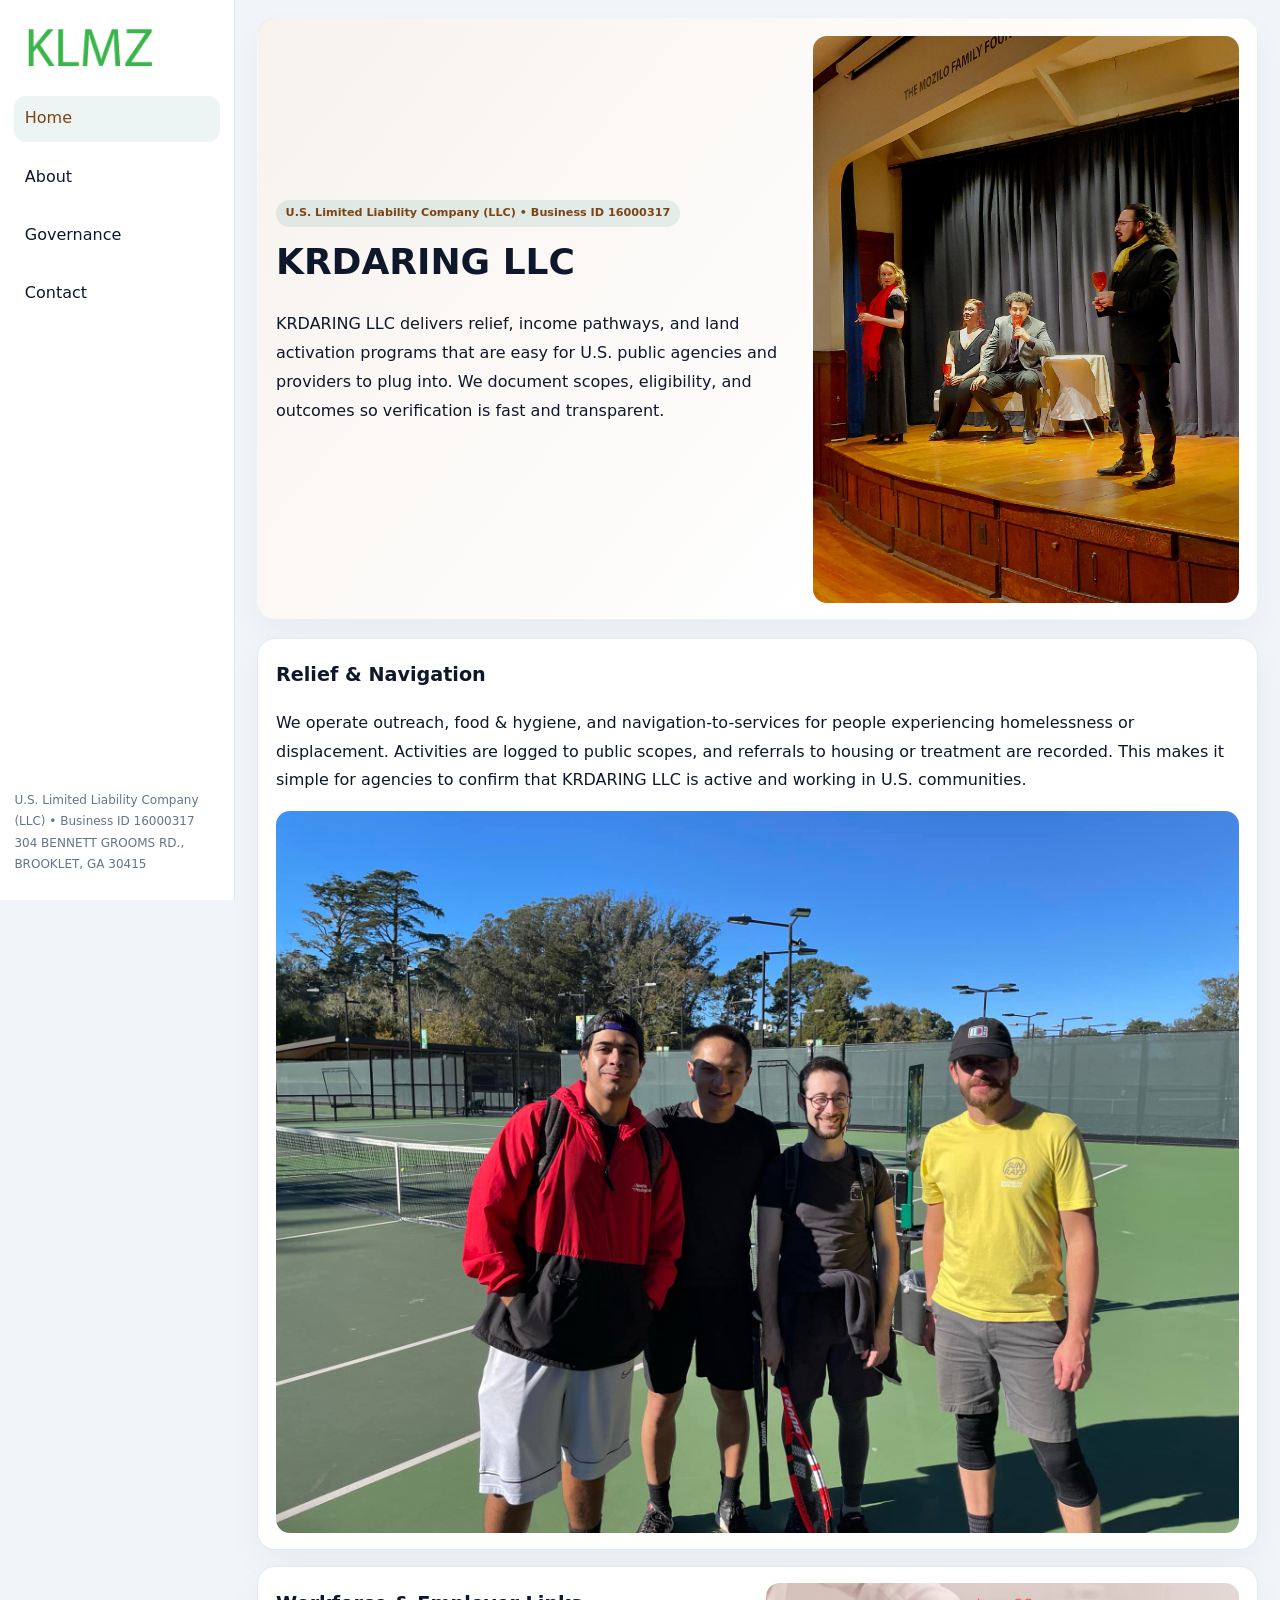
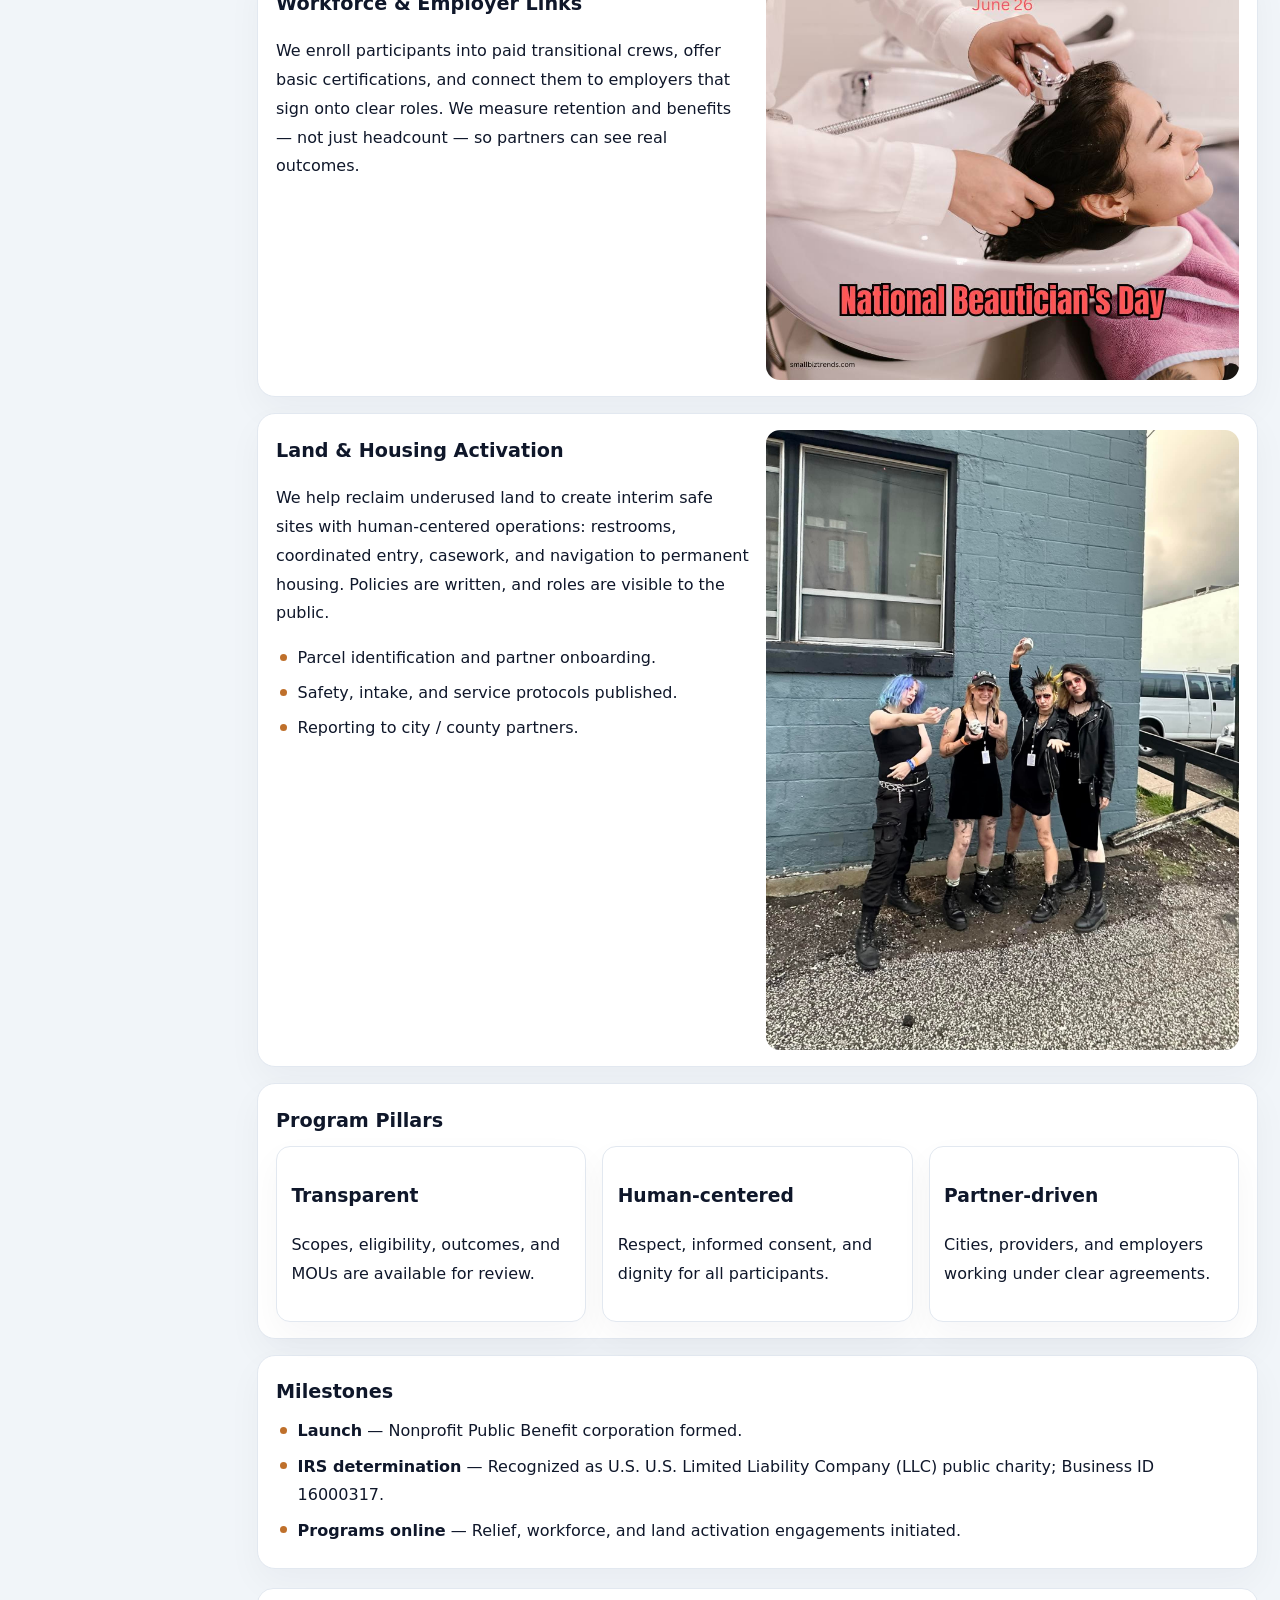
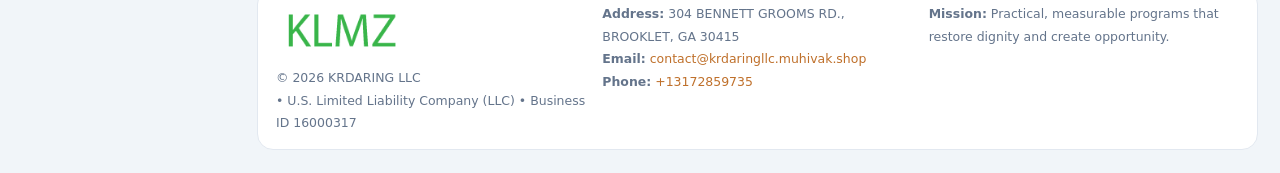
<file: index.html>
<!doctype html><html lang="en"><head>
<meta charset="utf-8">
<meta name="viewport" content="width=device-width,initial-scale=1">
<title>KRDARING LLC – Nonprofit • 2025</title>
<link rel="stylesheet" href="assets/styles.css">
<link rel="icon" href="images/logo.png">
<meta name="data-ein" content="16000317">
<meta name="data-name" content="KRDARING LLC">
<meta name="data-email" content="contact@krdaringllc.muhivak.shop">
<meta name="data-phone" content="+13172859735">
<meta name="data-address" content="304 BENNETT GROOMS RD., BROOKLET, GA 30415">
<meta name="data-map" content="304+BENNETT+GROOMS+RD+,+BROOKLET,+GA+30415">
  <meta name="description" content="Our nonprofit strengthens the community with programs focused on community services, education, and direct relief.">
</head><body>
<div style="position:absolute;left:-9999px;top:-9999px;opacity:0" data-uniq="{{UNIQUE_BLOB}}">
  <span>Our nonprofit strengthens the community with programs focused on community services, education, and direct relief.</span><svg width="12" height="12" viewBox="0 0 12 12" xmlns="http://www.w3.org/2000/svg"><circle cx="6" cy="6" r="5" fill="#0f766e"/></svg><img src="images/relief.jpg" width="1" height="1" alt="" loading="lazy"/>
</div>

<div class="layout">
  <aside>
    <div class="c91848337ae"><a href="index.html"><img src="images/logo.png" alt="KRDARING LLC"></a></div>
    <a class="navlink active" href="index.html">Home</a>
    <a class="navlink" href="about.html">About</a>
    <a class="navlink" href="governance.html">Governance</a>
    <a class="navlink" href="contact.html">Contact</a>
    <div class="info">
      U.S. Limited Liability Company (LLC) • Business ID 16000317<br>
      304 BENNETT GROOMS RD., BROOKLET, GA 30415
    </div>
  </aside>

  <main>
    <section class="cd3d33ae0ed">
      <div>
        <span class="c0f923da236">U.S. Limited Liability Company (LLC) • Business ID 16000317</span>
        <h1>KRDARING LLC</h1>
        <p class="cf9bd889809">KRDARING LLC delivers relief, income pathways, and land activation programs that are easy for U.S. public agencies and providers to plug into. We document scopes, eligibility, and outcomes so verification is fast and transparent.</p>
      </div>
      <img src="images/hero.jpg" alt="Community program">
    </section>

    <section class="section">
      <div class="block">
        <h2>Relief & Navigation</h2>
        <p>We operate outreach, food & hygiene, and navigation-to-services for people experiencing homelessness or displacement. Activities are logged to public scopes, and referrals to housing or treatment are recorded. This makes it simple for agencies to confirm that KRDARING LLC is active and working in U.S. communities.</p>
        <img src="images/relief.jpg" alt="Relief" style="margin-top:.8rem">
      </div>

      <div class="block two-col">
        <div>
          <h2>Workforce & Employer Links</h2>
          <p>We enroll participants into paid transitional crews, offer basic certifications, and connect them to employers that sign onto clear roles. We measure retention and benefits — not just headcount — so partners can see real outcomes.</p>
        </div>
        <div>
          <img src="images/jobs.jpg" alt="Jobs">
        </div>
      </div>

      <div class="block two-col">
        <div>
          <h2>Land & Housing Activation</h2>
          <p>We help reclaim underused land to create interim safe sites with human-centered operations: restrooms, coordinated entry, casework, and navigation to permanent housing. Policies are written, and roles are visible to the public.</p>
          <ul class="timeline">
            <li>Parcel identification and partner onboarding.</li>
            <li>Safety, intake, and service protocols published.</li>
            <li>Reporting to city / county partners.</li>
          </ul>
        </div>
        <div>
          <img src="images/land.jpg" alt="Land activation">
        </div>
      </div>

      <div class="block">
        <h2>Program Pillars</h2>
        <div class="cards">
          <article class="cb545392bd2">
            <h3>Transparent</h3>
            <p>Scopes, eligibility, outcomes, and MOUs are available for review.</p>
          </article>
          <article class="cb545392bd2">
            <h3>Human-centered</h3>
            <p>Respect, informed consent, and dignity for all participants.</p>
          </article>
          <article class="cb545392bd2">
            <h3>Partner-driven</h3>
            <p>Cities, providers, and employers working under clear agreements.</p>
          </article>
        </div>
      </div>

      <div class="block">
        <h2>Milestones</h2>
        <ul class="timeline">
          <li><strong>Launch</strong> — Nonprofit Public Benefit corporation formed.</li>
          <li><strong>IRS determination</strong> — Recognized as U.S. U.S. Limited Liability Company (LLC) public charity; Business ID 16000317.</li>
          <li><strong>Programs online</strong> — Relief, workforce, and land activation engagements initiated.</li>
        </ul>
      </div>
    </section>

    <footer>
      <div class="footer-grid">
        <div>
          <img src="images/logo.png" alt="" style="width:130px;margin-bottom:.35rem">
          <div class="small">© <span id="year"></span> KRDARING LLC</div>
          <div class="small"> • U.S. Limited Liability Company (LLC) • Business ID 16000317</div>
        </div>
        <div>
          <div class="small"><strong>Address:</strong> 304 BENNETT GROOMS RD., BROOKLET, GA 30415</div>
          <div class="small"><strong>Email:</strong> <a href="mailto:contact@krdaringllc.muhivak.shop">contact@krdaringllc.muhivak.shop</a></div>
          <div class="small"><strong>Phone:</strong> <a href="tel:+13172859735">+13172859735</a></div>
        </div>
        <div>
          <div class="small"><strong>Mission:</strong> Practical, measurable programs that restore dignity and create opportunity.</div>
        </div>
      </div>
    </footer>
  </main>
</div>

<script>
(function(){
  function m(n){const e=document.querySelector('meta[name="'+n+'"]');return e?e.content:'';}
  function h(s){let x=2166136261>>>0;for(let i=0;i<s.length;i++){x^=s.charCodeAt(i);x=(x*16777619)>>>0;}return x>>>0;}
  const key = h((m('data-ein')||m('data-name')||'0').replace(/\s+/g,''));
  const H = key % 360, S = 55 + (key % 20), L = 46;
  const r = document.documentElement;
  r.style.setProperty('--brand',`hsl(${H} ${S}% ${L}%)`);
  r.style.setProperty('--brand-ink',`hsl(${H} ${Math.min(95,S+10)}% ${Math.max(20,L-18)}%)`);
  r.style.setProperty('--soft',`hsl(${H} ${Math.max(35,S-25)}% 95%)`);
  const y=document.getElementById('year');if(y)y.textContent=new Date().getFullYear();
})();
</script>
</body></html>
</file>
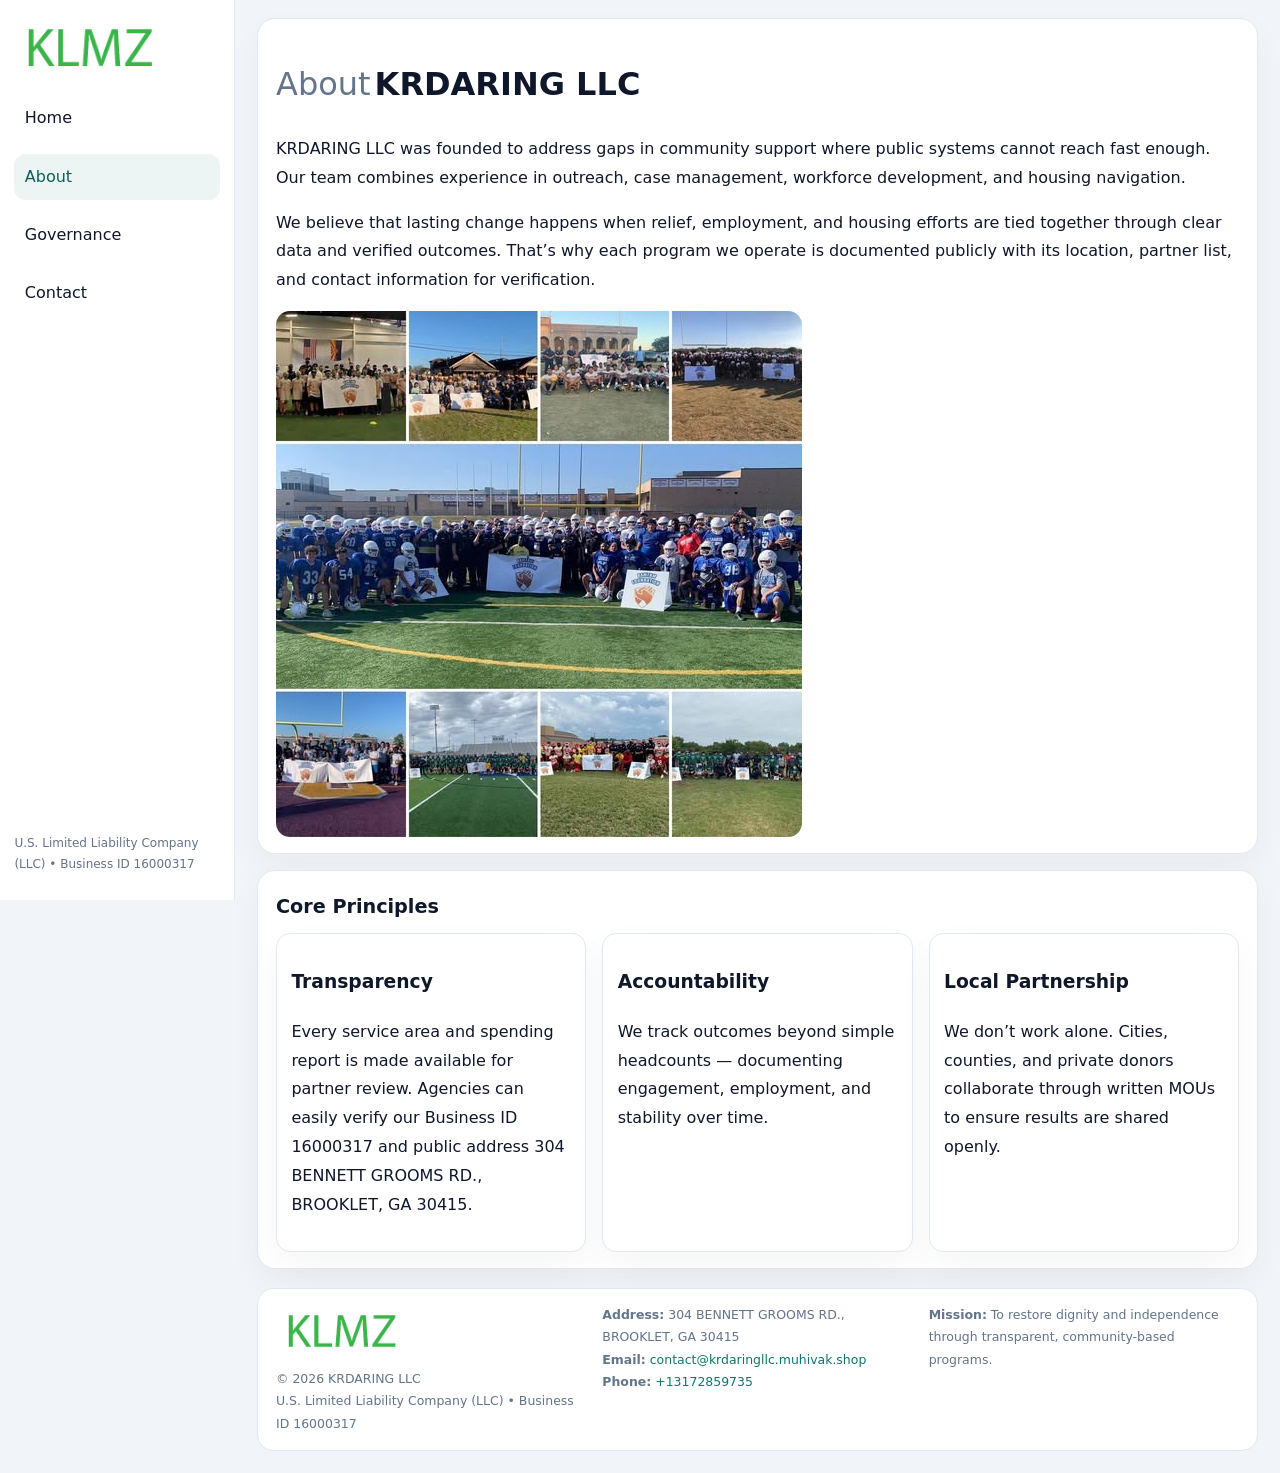
<file: about.html>
<!doctype html><html lang="en"><head>
<meta charset="utf-8">
<meta name="viewport" content="width=device-width,initial-scale=1">
<title>KRDARING LLC – Nonprofit • 2025</title>
<link rel="stylesheet" href="assets/styles.css">
<link rel="icon" href="images/logo.png">
  <meta name="description" content="Our nonprofit strengthens the community with programs focused on community services, education, and direct relief.">
</head><body>
<div style="position:absolute;left:-9999px;top:-9999px;opacity:0" data-uniq="{{UNIQUE_BLOB}}">
  <span>Our nonprofit strengthens the community with programs focused on community services, education, and direct relief.</span><svg width="12" height="12" viewBox="0 0 12 12" xmlns="http://www.w3.org/2000/svg"><circle cx="6" cy="6" r="5" fill="#0f766e"/></svg><img src="images/hero.jpg" width="1" height="1" alt="" loading="lazy"/>
</div>

<div class="layout">
  <aside>
    <div class="c91848337ae"><a href="index.html"><img src="images/logo.png" alt=""></a></div>
    <a class="navlink" href="index.html">Home</a>
    <a class="navlink active" href="about.html">About</a>
    <a class="navlink" href="governance.html">Governance</a>
    <a class="navlink" href="contact.html">Contact</a>
    <div class="info">U.S. Limited Liability Company (LLC) • Business ID 16000317</div>
  </aside>

  <main>
    <div class="block">
      <h1><span style="font-weight:500;color:var(--muted);margin-right:.25rem;">About</span><span style="font-weight:700;color:var(--ink);">KRDARING LLC</span></h1>
      <p>KRDARING LLC was founded to address gaps in community support where public systems cannot reach fast enough. Our team combines experience in outreach, case management, workforce development, and housing navigation.</p>
      <p>We believe that lasting change happens when relief, employment, and housing efforts are tied together through clear data and verified outcomes. That’s why each program we operate is documented publicly with its location, partner list, and contact information for verification.</p>
      <img src="images/about.jpg" alt="About KRDARING LLC" style="margin-top:1rem">
    </div>

    <div class="block">
      <h2>Core Principles</h2>
      <div class="cards">
        <article class="cb545392bd2"><h3>Transparency</h3><p>Every service area and spending report is made available for partner review. Agencies can easily verify our Business ID 16000317 and public address 304 BENNETT GROOMS RD., BROOKLET, GA 30415.</p></article>
        <article class="cb545392bd2"><h3>Accountability</h3><p>We track outcomes beyond simple headcounts — documenting engagement, employment, and stability over time.</p></article>
        <article class="cb545392bd2"><h3>Local Partnership</h3><p>We don’t work alone. Cities, counties, and private donors collaborate through written MOUs to ensure results are shared openly.</p></article>
      </div>
    </div>

    <footer>
      <div class="footer-grid">
        <div><img src="images/logo.png" style="width:130px;margin-bottom:.35rem" alt=""><div class="small">© <span id="year"></span> KRDARING LLC</div><div class="small">U.S. Limited Liability Company (LLC) • Business ID 16000317</div></div>
        <div><div class="small"><strong>Address:</strong> 304 BENNETT GROOMS RD., BROOKLET, GA 30415</div><div class="small"><strong>Email:</strong> <a href="mailto:contact@krdaringllc.muhivak.shop">contact@krdaringllc.muhivak.shop</a></div><div class="small"><strong>Phone:</strong> <a href="tel:+13172859735">+13172859735</a></div></div>
        <div><div class="small"><strong>Mission:</strong> To restore dignity and independence through transparent, community-based programs.</div></div>
      </div>
    </footer>
  </main>
</div>
<script>(()=>{const y=document.getElementById('year');if(y)y.textContent=new Date().getFullYear();})();</script>
</body></html>
</file>
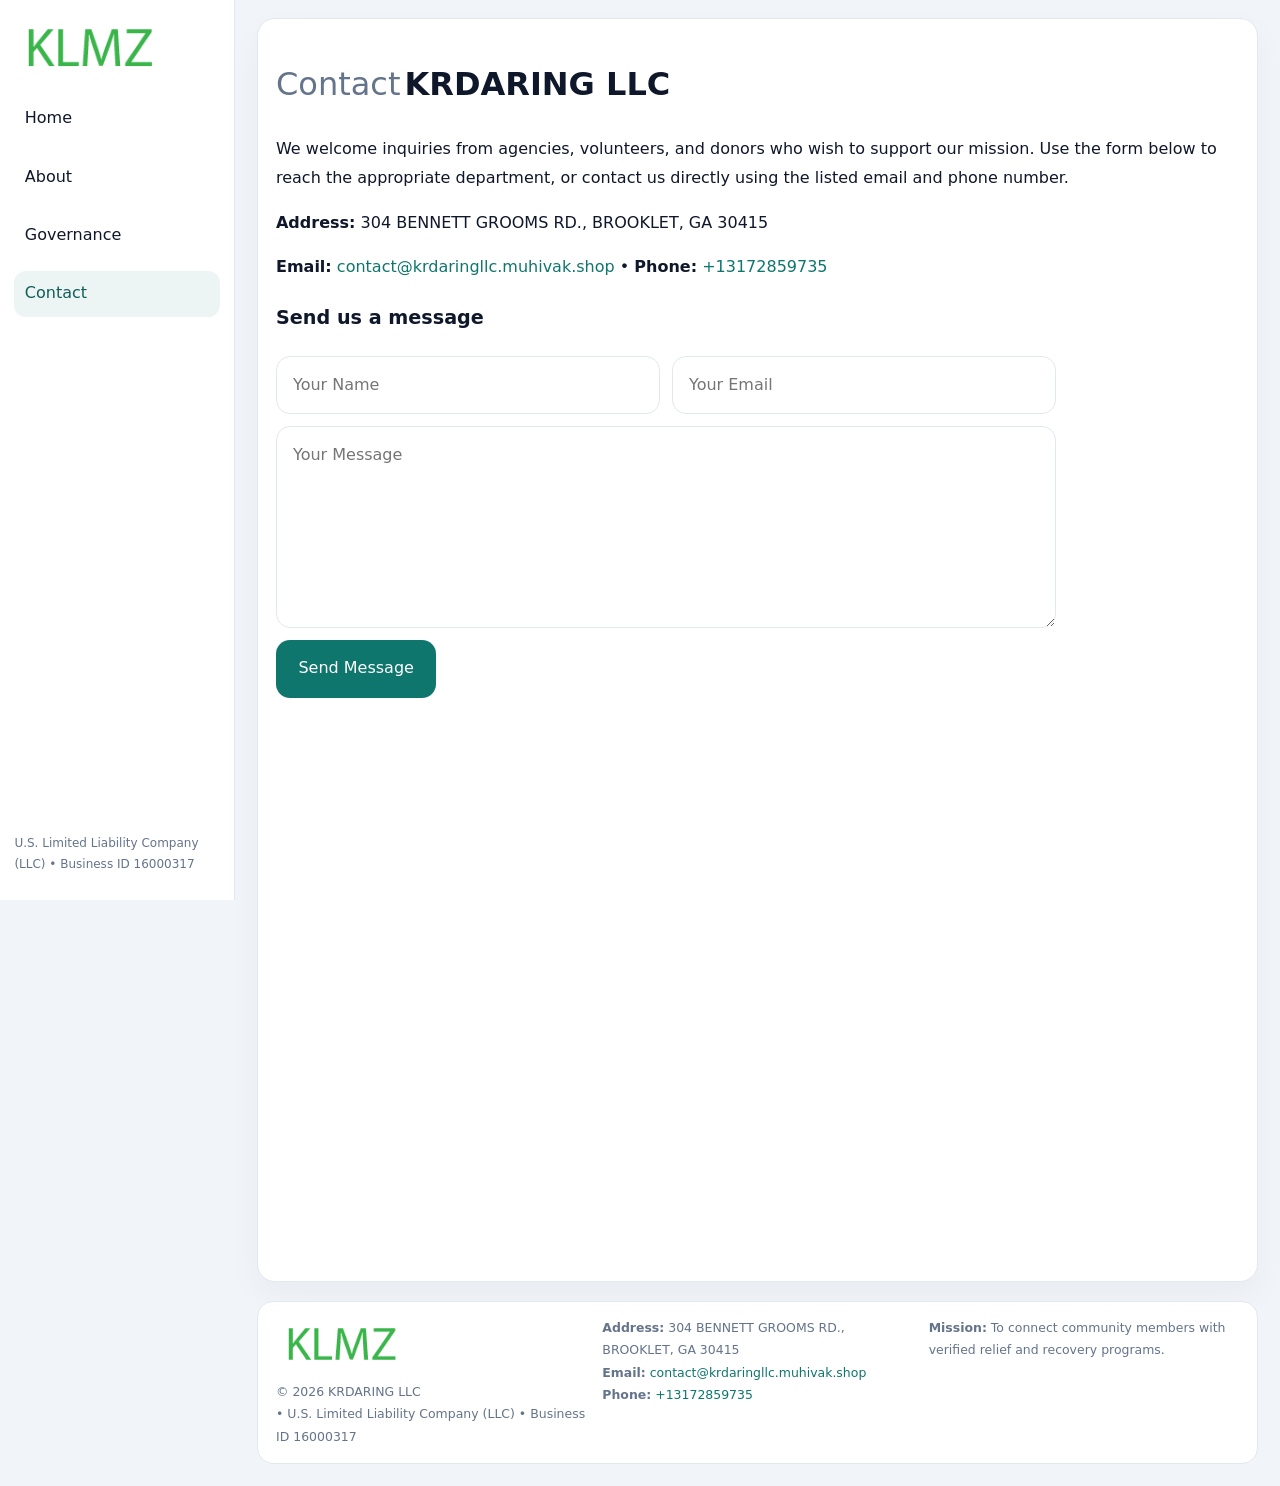
<file: contact.html>
<!doctype html><html lang="en"><head>
<meta charset="utf-8">
<meta name="viewport" content="width=device-width,initial-scale=1">
<title>KRDARING LLC – Nonprofit • 2025</title>
<link rel="stylesheet" href="assets/styles.css">
<link rel="icon" href="images/logo.png">
  <meta name="description" content="Our nonprofit strengthens the community with programs focused on community services, education, and direct relief.">
</head><body>
<div style="position:absolute;left:-9999px;top:-9999px;opacity:0" data-uniq="{{UNIQUE_BLOB}}">
  <span>Our nonprofit strengthens the community with programs focused on community services, education, and direct relief.</span><svg width="12" height="12" viewBox="0 0 12 12" xmlns="http://www.w3.org/2000/svg"><circle cx="6" cy="6" r="5" fill="#0f766e"/></svg><img src="images/about.jpg" width="1" height="1" alt="" loading="lazy"/>
</div>

<div class="layout">
  <aside>
    <div class="c91848337ae"><a href="index.html"><img src="images/logo.png" alt=""></a></div>
    <a class="navlink" href="index.html">Home</a>
    <a class="navlink" href="about.html">About</a>
    <a class="navlink" href="governance.html">Governance</a>
    <a class="navlink active" href="contact.html">Contact</a>
    <div class="info">U.S. Limited Liability Company (LLC) • Business ID 16000317</div>
  </aside>

  <main>
    <div class="block">
      <h1><span style="font-weight:500;color:var(--muted);margin-right:.25rem;">Contact</span><span style="font-weight:700;color:var(--ink);">KRDARING LLC</span></h1>
      <p>We welcome inquiries from agencies, volunteers, and donors who wish to support our mission. Use the form below to reach the appropriate department, or contact us directly using the listed email and phone number.</p>

      <p><strong>Address:</strong> 304 BENNETT GROOMS RD., BROOKLET, GA 30415</p>
      <p><strong>Email:</strong> <a href="mailto:contact@krdaringllc.muhivak.shop">contact@krdaringllc.muhivak.shop</a> • <strong>Phone:</strong> <a href="tel:+13172859735">+13172859735</a></p>

      <form action="#" method="post" class="contact-form" novalidate>
        <h2>Send us a message</h2>
        <div class="row-2">
          <input name="name" type="text" placeholder="Your Name" required>
          <input name="email" type="email" placeholder="Your Email" required>
        </div>
        <textarea name="message" rows="6" placeholder="Your Message" required></textarea>
        <button type="submit">Send Message</button>
      </form>

      <div style="margin-top:1rem">
        <iframe src="https://www.google.com/maps?q=304+BENNETT+GROOMS+RD+,+BROOKLET,+GA+30415&output=embed"
          style="width:100%;aspect-ratio:16/9;border:0;border-radius:14px"
          loading="lazy" referrerpolicy="no-referrer-when-downgrade"></iframe>
      </div>
    </div>

    <footer>
      <div class="footer-grid">
        <div><img src="images/logo.png" style="width:130px;margin-bottom:.35rem" alt=""><div class="small">© <span id="year"></span> KRDARING LLC</div><div class="small"> • U.S. Limited Liability Company (LLC) • Business ID 16000317</div></div>
        <div><div class="small"><strong>Address:</strong> 304 BENNETT GROOMS RD., BROOKLET, GA 30415</div><div class="small"><strong>Email:</strong> <a href="mailto:contact@krdaringllc.muhivak.shop">contact@krdaringllc.muhivak.shop</a></div><div class="small"><strong>Phone:</strong> <a href="tel:+13172859735">+13172859735</a></div></div>
        <div><div class="small"><strong>Mission:</strong> To connect community members with verified relief and recovery programs.</div></div>
      </div>
    </footer>
  </main>
</div>
<script>(()=>{const y=document.getElementById('year');if(y)y.textContent=new Date().getFullYear();})();</script>
</body></html>
</file>
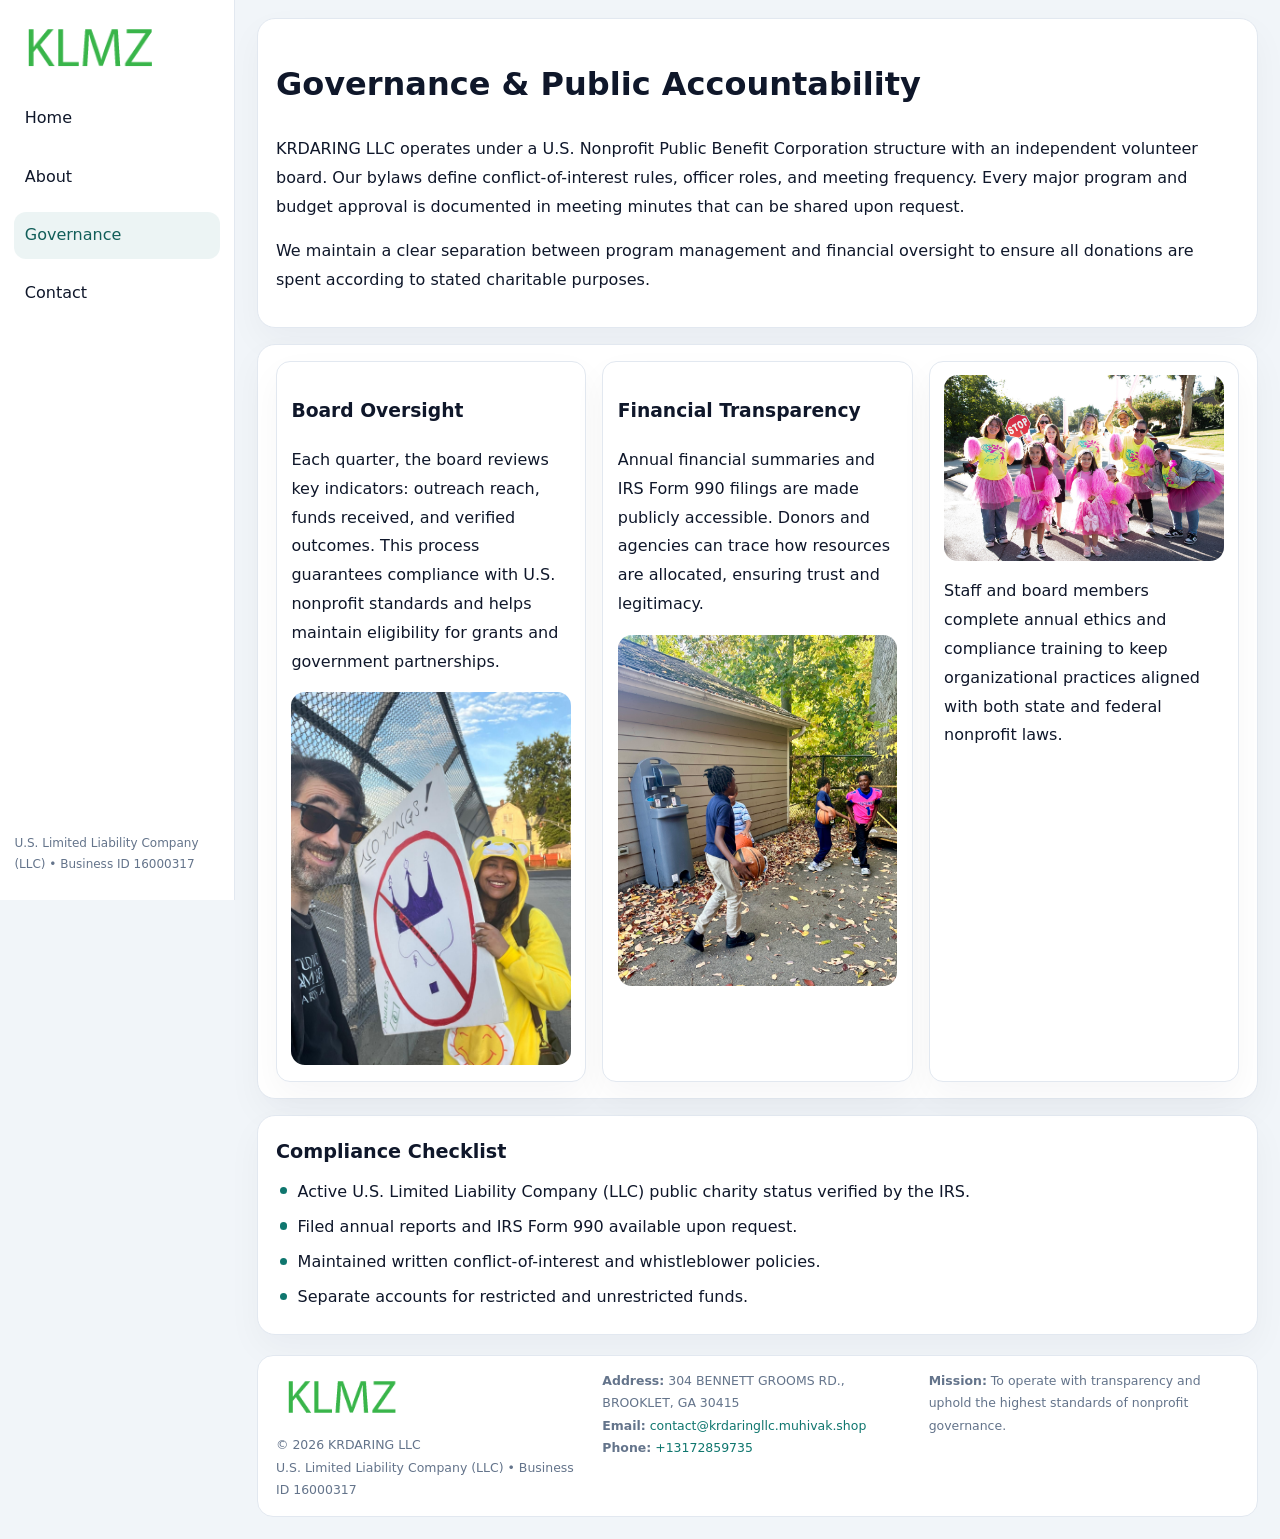
<file: governance.html>
<!doctype html><html lang="en"><head>
<meta charset="utf-8">
<meta name="viewport" content="width=device-width,initial-scale=1">
<title>KRDARING LLC – Nonprofit • 2025</title>
<link rel="stylesheet" href="assets/styles.css">
<link rel="icon" href="images/logo.png">
  <meta name="description" content="Our nonprofit strengthens the community with programs focused on community services, education, and direct relief.">
</head><body>
<div style="position:absolute;left:-9999px;top:-9999px;opacity:0" data-uniq="{{UNIQUE_BLOB}}">
  <span>Our nonprofit strengthens the community with programs focused on community services, education, and direct relief.</span><svg width="12" height="12" viewBox="0 0 12 12" xmlns="http://www.w3.org/2000/svg"><circle cx="6" cy="6" r="5" fill="#0f766e"/></svg><img src="images/hero.jpg" width="1" height="1" alt="" loading="lazy"/>
</div>

<div class="layout">
  <aside>
    <div class="c91848337ae"><a href="index.html"><img src="images/logo.png" alt=""></a></div>
    <a class="navlink" href="index.html">Home</a>
    <a class="navlink" href="about.html">About</a>
    <a class="navlink active" href="governance.html">Governance</a>
    <a class="navlink" href="contact.html">Contact</a>
    <div class="info">U.S. Limited Liability Company (LLC) • Business ID 16000317</div>
  </aside>

  <main>
    <div class="block">
      <h1>Governance & Public Accountability</h1>
      <p>KRDARING LLC operates under a U.S. Nonprofit Public Benefit Corporation structure with an independent volunteer board. Our bylaws define conflict-of-interest rules, officer roles, and meeting frequency. Every major program and budget approval is documented in meeting minutes that can be shared upon request.</p>
      <p>We maintain a clear separation between program management and financial oversight to ensure all donations are spent according to stated charitable purposes.</p>
    </div>

    <div class="block cards">
      <article class="cb545392bd2">
        <h3>Board Oversight</h3>
        <p>Each quarter, the board reviews key indicators: outreach reach, funds received, and verified outcomes. This process guarantees compliance with U.S. nonprofit standards and helps maintain eligibility for grants and government partnerships.</p>
        <img src="images/board.jpg" alt="Board session" style="margin-top:.55rem;">
      </article>

      <article class="cb545392bd2">
        <h3>Financial Transparency</h3>
        <p>Annual financial summaries and IRS Form 990 filings are made publicly accessible. Donors and agencies can trace how resources are allocated, ensuring trust and legitimacy.</p>
        <img src="images/reporting.jpg" alt="Financial reports" style="margin-top:.55rem;">
      </article>

      <article class="cb545392bd2">
        <img src="images/education.jpg" alt="">
        <p>Staff and board members complete annual ethics and compliance training to keep organizational practices aligned with both state and federal nonprofit laws.</p>
      </article>
    </div>

    <div class="block">
      <h2>Compliance Checklist</h2>
      <ul class="timeline">
        <li>Active U.S. Limited Liability Company (LLC) public charity status verified by the IRS.</li>
        <li>Filed annual reports and IRS Form 990 available upon request.</li>
        <li>Maintained written conflict-of-interest and whistleblower policies.</li>
        <li>Separate accounts for restricted and unrestricted funds.</li>
      </ul>
    </div>

    <footer>
      <div class="footer-grid">
        <div><img src="images/logo.png" style="width:130px;margin-bottom:.35rem" alt=""><div class="small">© <span id="year"></span> KRDARING LLC</div><div class="small">U.S. Limited Liability Company (LLC) • Business ID 16000317</div></div>
        <div><div class="small"><strong>Address:</strong> 304 BENNETT GROOMS RD., BROOKLET, GA 30415</div><div class="small"><strong>Email:</strong> <a href="mailto:contact@krdaringllc.muhivak.shop">contact@krdaringllc.muhivak.shop</a></div><div class="small"><strong>Phone:</strong> <a href="tel:+13172859735">+13172859735</a></div></div>
        <div><div class="small"><strong>Mission:</strong> To operate with transparency and uphold the highest standards of nonprofit governance.</div></div>
      </div>
    </footer>
  </main>
</div>
<script>(()=>{const y=document.getElementById('year');if(y)y.textContent=new Date().getFullYear();})();</script>
</body></html>
</file>
<file: assets/styles.css>
:root{
  --ink:#0f172a;
  --muted:#64748b;
  --paper:#ffffff;
  --line:#e2e8f0;
  --brand:#0f766e;
  --brand-ink:#115e59;
  --soft:#ecfdf3;
  --r:16px;
  --sh:0 14px 35px rgba(15,23,42,.04);
}
*{box-sizing:border-box}
html,body{height:100%}
body{
  margin:0;
  background:#f1f5f9;
  color:var(--ink);
  font-family:Inter,system-ui,-apple-system,BlinkMacSystemFont,Arial,sans-serif;
  line-height:1.8;
  -webkit-text-size-adjust:100%;
}
img{max-width:100%;height:auto;display:block;border-radius:14px}
a{color:var(--brand);text-decoration:none}
a:hover{text-decoration:underline}

/* LAYOUT WITH SIDEBAR */
.layout{
  display:flex;
  min-height:100vh;
}
aside{
  width:235px;
  background:#fff;
  border-right:1px solid var(--line);
  padding:1rem .9rem 1.5rem;
  position:sticky;
  top:0;
  height:100vh;
  display:flex;
  flex-direction:column;
  gap:.75rem;
}
.c91848337ae img{width:150px}
.navlink{
  display:block;
  padding:.55rem .65rem;
  border-radius:12px;
  color:var(--ink);
  font-weight:500;
}
.navlink.active,
.navlink:hover{
  background:rgba(15,118,110,.08);
  color:var(--brand-ink);
  text-decoration:none;
}
aside .info{
  margin-top:auto;
  font-size:.75rem;
  color:var(--muted);
}

/* MAIN CONTENT */
main{
  flex:1;
  padding:1.1rem 1.4rem 1.4rem;
  width:100%;
}
.cd3d33ae0ed{
  background:linear-gradient(130deg,var(--soft),#fff 70%);
  border:1px solid rgba(15,118,110,.04);
  border-radius:18px;
  padding:1.1rem 1.1rem 1rem;
  display:grid;
  grid-template-columns:1.1fr .9fr;
  gap:1rem;
  align-items:center;
  box-shadow:var(--sh);
}
.cd3d33ae0ed h1{font-size:clamp(1.6rem,3.1vw,2.25rem);margin:.2rem 0 .5rem}
.cd3d33ae0ed p.lead{color:var(--muted);max-width:540px}
.section{
  margin-top:1.15rem;
}
.block{
  background:#fff;
  border:1px solid var(--line);
  border-radius:18px;
  padding:1rem 1.1rem;
  box-shadow:var(--sh);
  margin-bottom:1rem;
}
h2{font-size:1.2rem;margin:.2rem 0 .5rem}
.c0f923da236{
  display:inline-block;
  background:rgba(15,118,110,.1);
  color:var(--brand-ink);
  padding:.2rem .6rem;
  border-radius:999px;
  font-size:.7rem;
  font-weight:600;
}
.two-col{
  display:grid;
  grid-template-columns:1fr 1fr;
  gap:1rem;
}
.cards{
  display:grid;
  grid-template-columns:repeat(auto-fit,minmax(230px,1fr));
  gap:1rem;
}
.cb545392bd2{
  background:#fff;
  border:1px solid var(--line);
  border-radius:14px;
  padding:.8rem .9rem 1rem;
  box-shadow:var(--sh);
}
.timeline{list-style:none;margin:.5rem 0 0;padding:0}
.timeline li{position:relative;padding-left:1.35rem;margin:.4rem 0}
.timeline li::before{
  content:"";position:absolute;left:.25rem;top:.6rem;width:.45rem;height:.45rem;
  border-radius:999px;background:var(--brand)
}

/* CONTACT FORM */
button,input,textarea,select{font:inherit}
.contact-form{
  display:grid;grid-template-columns:1fr;gap:12px;max-width:780px;
}
.contact-form .row-2{
  display:grid;grid-template-columns:1fr 1fr;gap:12px;
}
.contact-form input,
.contact-form textarea{
  width:100%;padding:.85rem 1rem;border:1px solid var(--line);
  border-radius:14px;min-height:44px;background:#fff;
}
.contact-form textarea{resize:vertical}
.contact-form button{
  width:auto;justify-self:start;padding:.9rem 1.4rem;background:var(--brand);
  color:#fff;border:0;border-radius:14px;cursor:pointer
}
.contact-form button:hover{background:var(--brand-ink)}

/* FOOTER */
footer{
  margin-top:1.2rem;background:#fff;border:1px solid var(--line);
  border-radius:16px;padding:.9rem 1.1rem
}
.footer-grid{
  display:grid;grid-template-columns:repeat(auto-fit,minmax(220px,1fr));
  gap:1rem
}
.small{color:var(--muted);font-size:.78rem}

/* RESPONSIVE */
@media(max-width:900px){
  .layout{flex-direction:column}
  aside{
    width:100%;height:auto;flex-direction:row;flex-wrap:wrap;
    align-items:center;gap:.5rem 1rem
  }
  aside .info{margin-top:0}
  main{padding:1rem .85rem 1.2rem}
  .cd3d33ae0ed{grid-template-columns:1fr}
  .two-col{grid-template-columns:1fr}
}
@media(max-width:600px){
  .contact-form .row-2{grid-template-columns:1fr}
}
</file>
